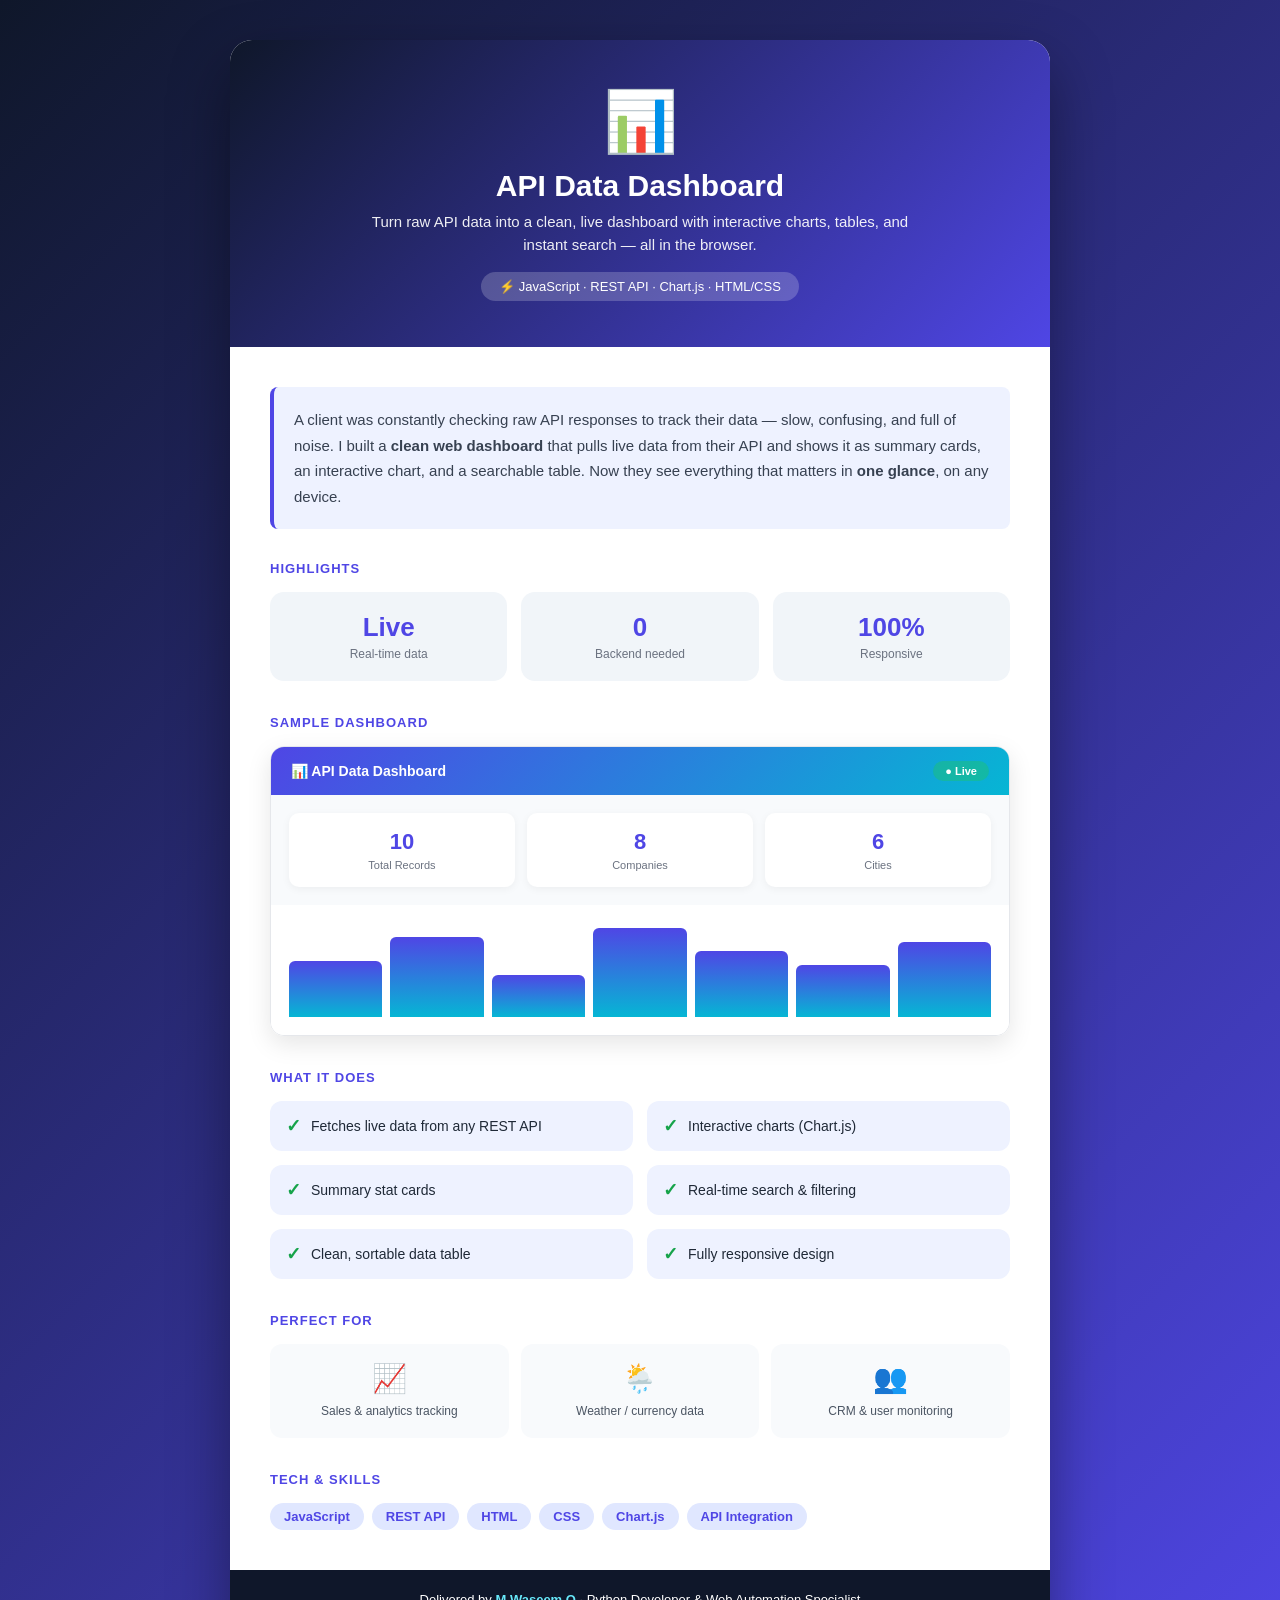
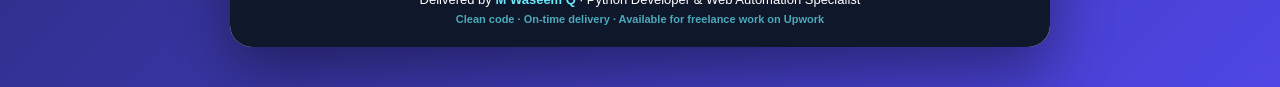
<file: portfolio_image.html>
<!DOCTYPE html>
<html lang="en">
<head>
<meta charset="UTF-8">
<meta name="viewport" content="width=device-width, initial-scale=1.0">
<title>API Data Dashboard</title>
<style>
  * { margin: 0; padding: 0; box-sizing: border-box; font-family: 'Segoe UI', Arial, sans-serif; }
  body {
    background: linear-gradient(135deg, #0F172A 0%, #4F46E5 100%);
    min-height: 100vh;
    display: flex;
    align-items: center;
    justify-content: center;
    padding: 40px 20px;
  }
  .card {
    background: #ffffff;
    border-radius: 22px;
    max-width: 820px;
    width: 100%;
    box-shadow: 0 25px 60px rgba(0,0,0,0.4);
    overflow: hidden;
  }
  .header {
    background: linear-gradient(135deg, #0F172A, #4F46E5);
    color: #fff;
    padding: 46px 40px;
    text-align: center;
  }
  .header .icon { font-size: 60px; }
  .header h1 { font-size: 30px; margin: 12px 0 8px; }
  .header p { font-size: 15px; opacity: 0.92; max-width: 560px; margin: 0 auto; line-height: 1.5; }
  .badge {
    display: inline-block;
    background: rgba(255,255,255,0.2);
    padding: 7px 18px;
    border-radius: 20px;
    font-size: 13px;
    margin-top: 16px;
  }
  .body { padding: 40px; }
  .section-title {
    font-size: 13px;
    text-transform: uppercase;
    letter-spacing: 1px;
    color: #4F46E5;
    font-weight: 700;
    margin-bottom: 16px;
  }
  .intro {
    font-size: 15px;
    color: #374151;
    line-height: 1.7;
    margin-bottom: 32px;
    background: #EEF2FF;
    padding: 20px;
    border-left: 4px solid #4F46E5;
    border-radius: 8px;
  }

  /* Stats */
  .stats {
    display: grid;
    grid-template-columns: repeat(3, 1fr);
    gap: 14px;
    margin-bottom: 34px;
  }
  .stat {
    text-align: center;
    background: #F1F5F9;
    padding: 20px 12px;
    border-radius: 14px;
  }
  .stat .num { font-size: 26px; font-weight: 800; color: #4F46E5; }
  .stat .lbl { font-size: 12px; color: #6B7280; margin-top: 4px; }

  /* Dashboard mockup */
  .mockup {
    border: 1px solid #E5E7EB;
    border-radius: 14px;
    overflow: hidden;
    margin-bottom: 34px;
    box-shadow: 0 8px 24px rgba(0,0,0,0.1);
  }
  .mock-top {
    background: linear-gradient(135deg, #4F46E5, #06B6D4);
    color: white;
    padding: 14px 20px;
    display: flex;
    justify-content: space-between;
    align-items: center;
    font-weight: 600;
    font-size: 14px;
  }
  .mock-live {
    font-size: 11px;
    background: rgba(34,197,94,0.4);
    padding: 4px 12px;
    border-radius: 12px;
  }
  .mock-cards {
    display: grid;
    grid-template-columns: repeat(3, 1fr);
    gap: 12px;
    padding: 18px;
    background: #F8FAFC;
  }
  .mock-card {
    background: white;
    border-radius: 10px;
    padding: 16px;
    text-align: center;
    box-shadow: 0 2px 8px rgba(0,0,0,0.05);
  }
  .mock-card .n { font-size: 22px; font-weight: 800; color: #4F46E5; }
  .mock-card .l { font-size: 11px; color: #6B7280; margin-top: 4px; }
  .mock-chart {
    padding: 18px;
    display: flex;
    align-items: flex-end;
    justify-content: space-around;
    gap: 8px;
    height: 130px;
    background: white;
  }
  .bar {
    width: 100%;
    background: linear-gradient(180deg, #4F46E5, #06B6D4);
    border-radius: 6px 6px 0 0;
  }

  /* Features */
  .features {
    display: grid;
    grid-template-columns: 1fr 1fr;
    gap: 14px;
    margin-bottom: 34px;
  }
  .feature {
    display: flex;
    align-items: center;
    gap: 10px;
    background: #EEF2FF;
    padding: 14px 16px;
    border-radius: 12px;
    font-size: 14px;
    color: #1f2937;
  }
  .feature .check { color: #16A34A; font-weight: bold; font-size: 18px; }

  /* Use cases */
  .usecases {
    display: grid;
    grid-template-columns: repeat(3, 1fr);
    gap: 12px;
    margin-bottom: 34px;
  }
  .usecase {
    text-align: center;
    padding: 18px 10px;
    background: #F8FAFC;
    border-radius: 12px;
  }
  .usecase .emoji { font-size: 28px; }
  .usecase .t { font-size: 12px; color: #4B5563; margin-top: 8px; line-height: 1.4; }

  .tags { display: flex; flex-wrap: wrap; gap: 8px; }
  .tag {
    background: #E0E7FF;
    color: #4F46E5;
    padding: 6px 14px;
    border-radius: 16px;
    font-size: 13px;
    font-weight: 600;
  }
  .footer {
    background: #0F172A;
    color: #fff;
    text-align: center;
    padding: 22px;
    font-size: 13px;
  }
  .footer span { color: #67E8F9; font-weight: 600; }
  .footer .small { display: block; margin-top: 6px; opacity: 0.7; font-size: 11px; }
</style>
</head>
<body>
  <div class="card">
    <div class="header">
      <div class="icon">📊</div>
      <h1>API Data Dashboard</h1>
      <p>Turn raw API data into a clean, live dashboard with interactive charts, tables, and instant search — all in the browser.</p>
      <div class="badge">⚡ JavaScript · REST API · Chart.js · HTML/CSS</div>
    </div>

    <div class="body">

      <div class="intro">
        A client was constantly checking raw API responses to track their data — slow, confusing, and full of noise. I built a <strong>clean web dashboard</strong> that pulls live data from their API and shows it as summary cards, an interactive chart, and a searchable table. Now they see everything that matters in <strong>one glance</strong>, on any device.
      </div>

      <div class="section-title">Highlights</div>
      <div class="stats">
        <div class="stat"><div class="num">Live</div><div class="lbl">Real-time data</div></div>
        <div class="stat"><div class="num">0</div><div class="lbl">Backend needed</div></div>
        <div class="stat"><div class="num">100%</div><div class="lbl">Responsive</div></div>
      </div>

      <div class="section-title">Sample Dashboard</div>
      <div class="mockup">
        <div class="mock-top">
          <span>📊 API Data Dashboard</span>
          <span class="mock-live">● Live</span>
        </div>
        <div class="mock-cards">
          <div class="mock-card"><div class="n">10</div><div class="l">Total Records</div></div>
          <div class="mock-card"><div class="n">8</div><div class="l">Companies</div></div>
          <div class="mock-card"><div class="n">6</div><div class="l">Cities</div></div>
        </div>
        <div class="mock-chart">
          <div class="bar" style="height: 60%"></div>
          <div class="bar" style="height: 85%"></div>
          <div class="bar" style="height: 45%"></div>
          <div class="bar" style="height: 95%"></div>
          <div class="bar" style="height: 70%"></div>
          <div class="bar" style="height: 55%"></div>
          <div class="bar" style="height: 80%"></div>
        </div>
      </div>

      <div class="section-title">What It Does</div>
      <div class="features">
        <div class="feature"><span class="check">✓</span> Fetches live data from any REST API</div>
        <div class="feature"><span class="check">✓</span> Interactive charts (Chart.js)</div>
        <div class="feature"><span class="check">✓</span> Summary stat cards</div>
        <div class="feature"><span class="check">✓</span> Real-time search &amp; filtering</div>
        <div class="feature"><span class="check">✓</span> Clean, sortable data table</div>
        <div class="feature"><span class="check">✓</span> Fully responsive design</div>
      </div>

      <div class="section-title">Perfect For</div>
      <div class="usecases">
        <div class="usecase"><div class="emoji">📈</div><div class="t">Sales &amp; analytics tracking</div></div>
        <div class="usecase"><div class="emoji">🌦️</div><div class="t">Weather / currency data</div></div>
        <div class="usecase"><div class="emoji">👥</div><div class="t">CRM &amp; user monitoring</div></div>
      </div>

      <div class="section-title">Tech &amp; Skills</div>
      <div class="tags">
        <span class="tag">JavaScript</span>
        <span class="tag">REST API</span>
        <span class="tag">HTML</span>
        <span class="tag">CSS</span>
        <span class="tag">Chart.js</span>
        <span class="tag">API Integration</span>
      </div>
    </div>

    <div class="footer">
      Delivered by <span>M Waseem Q</span> · Python Developer &amp; Web Automation Specialist
      <span class="small">Clean code · On-time delivery · Available for freelance work on Upwork</span>
    </div>
  </div>
</body>
</html>
</file>
